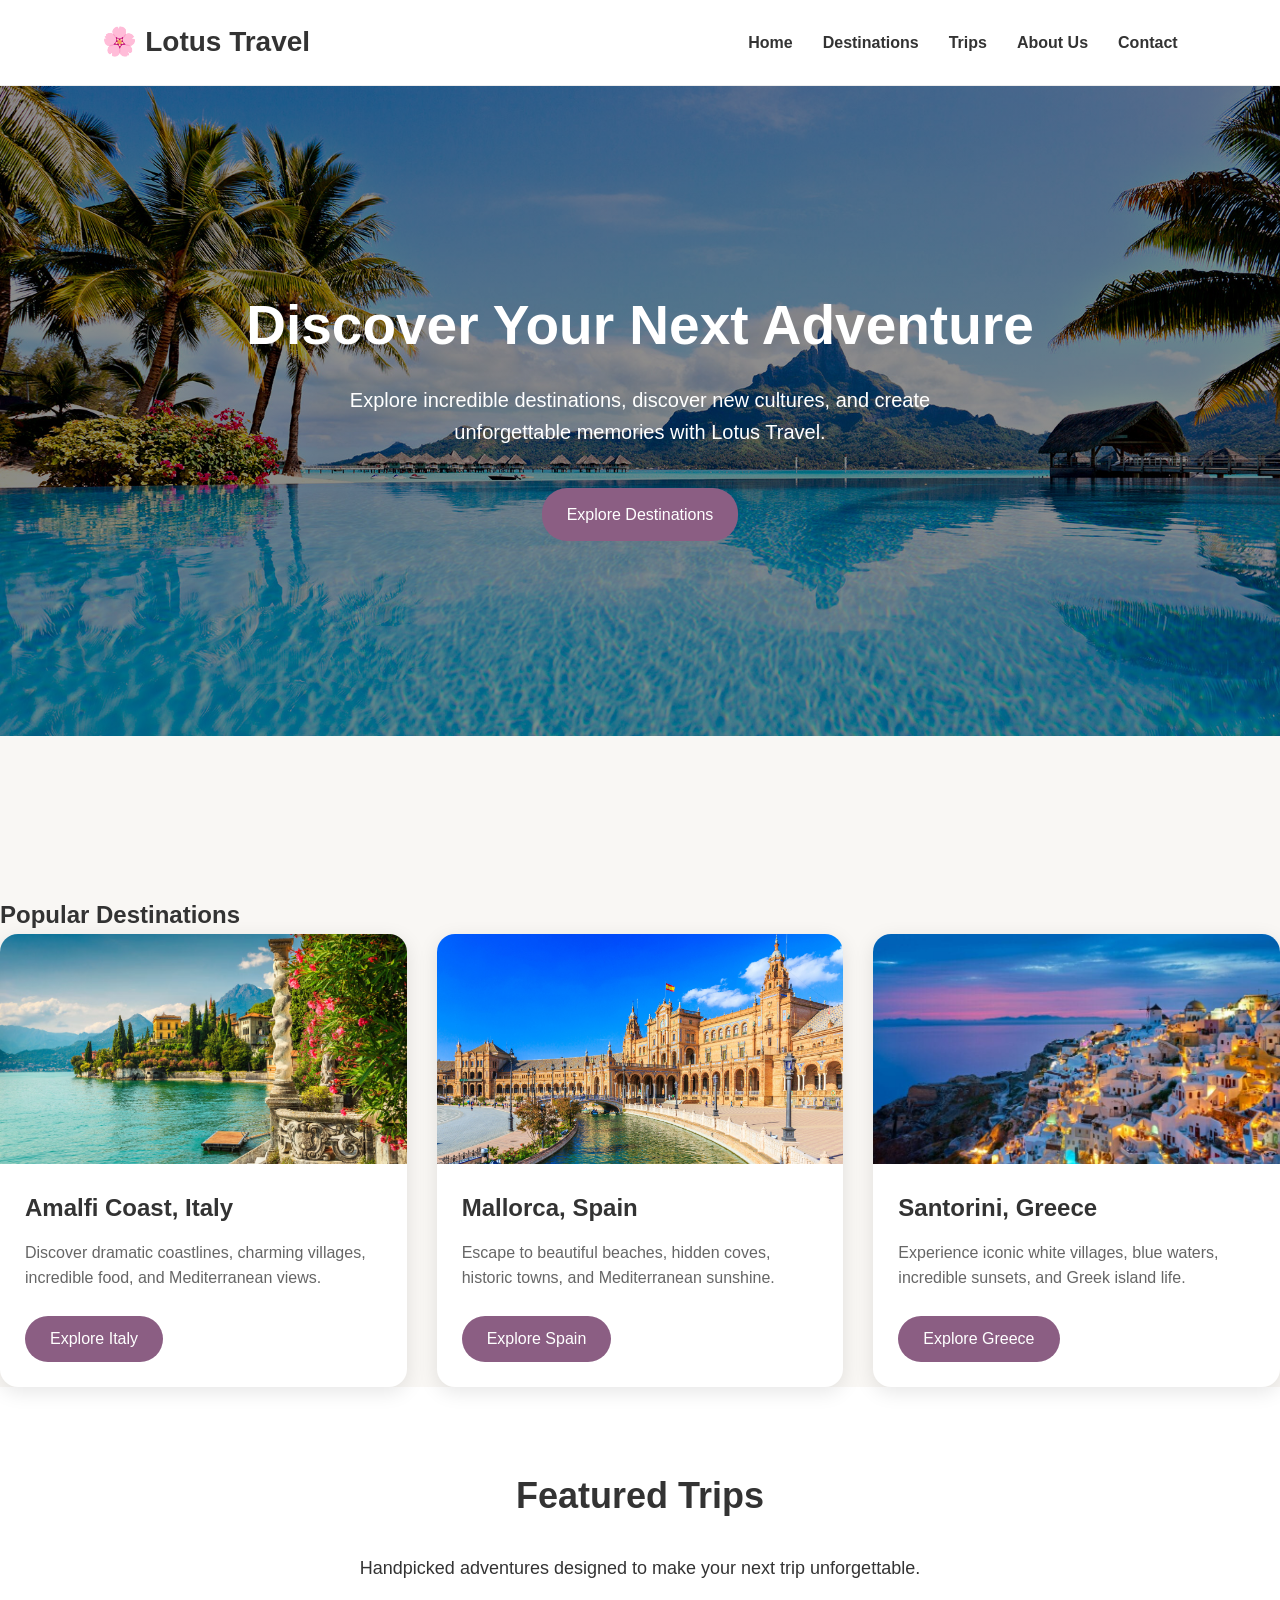
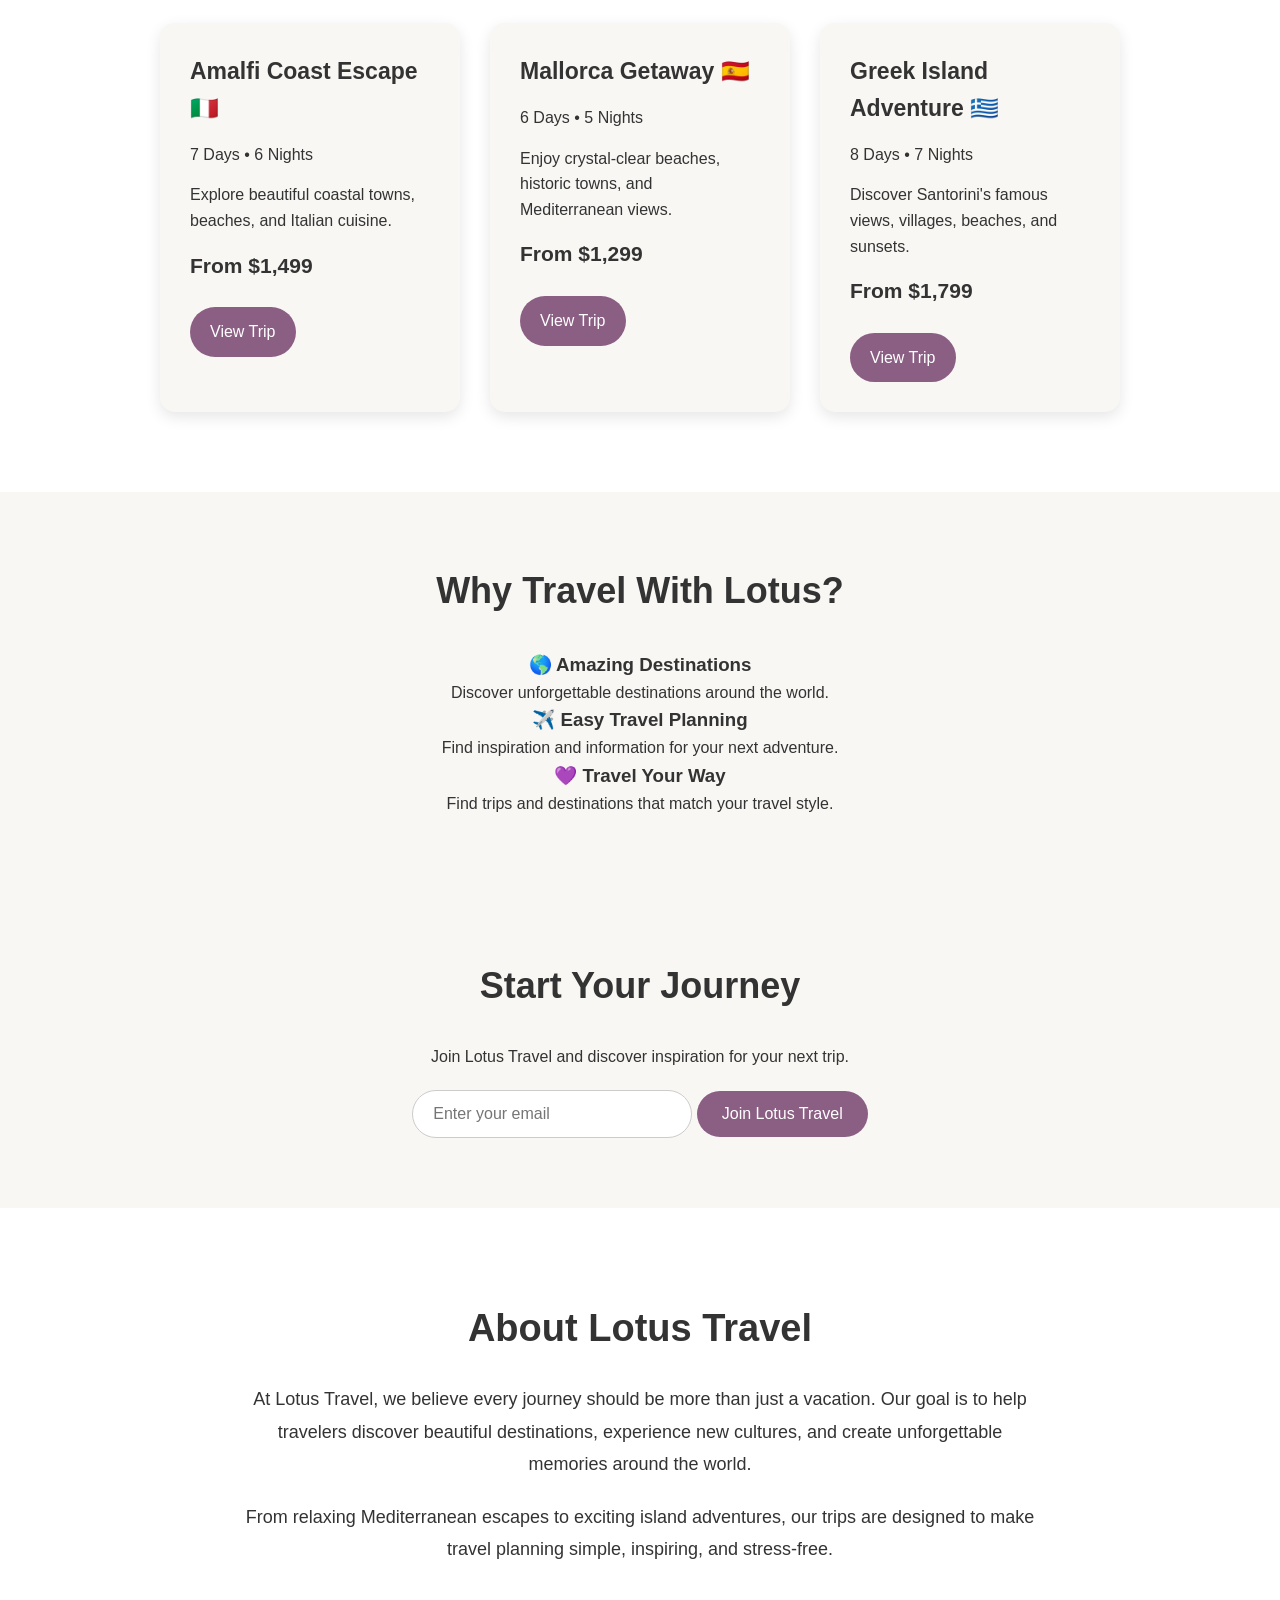
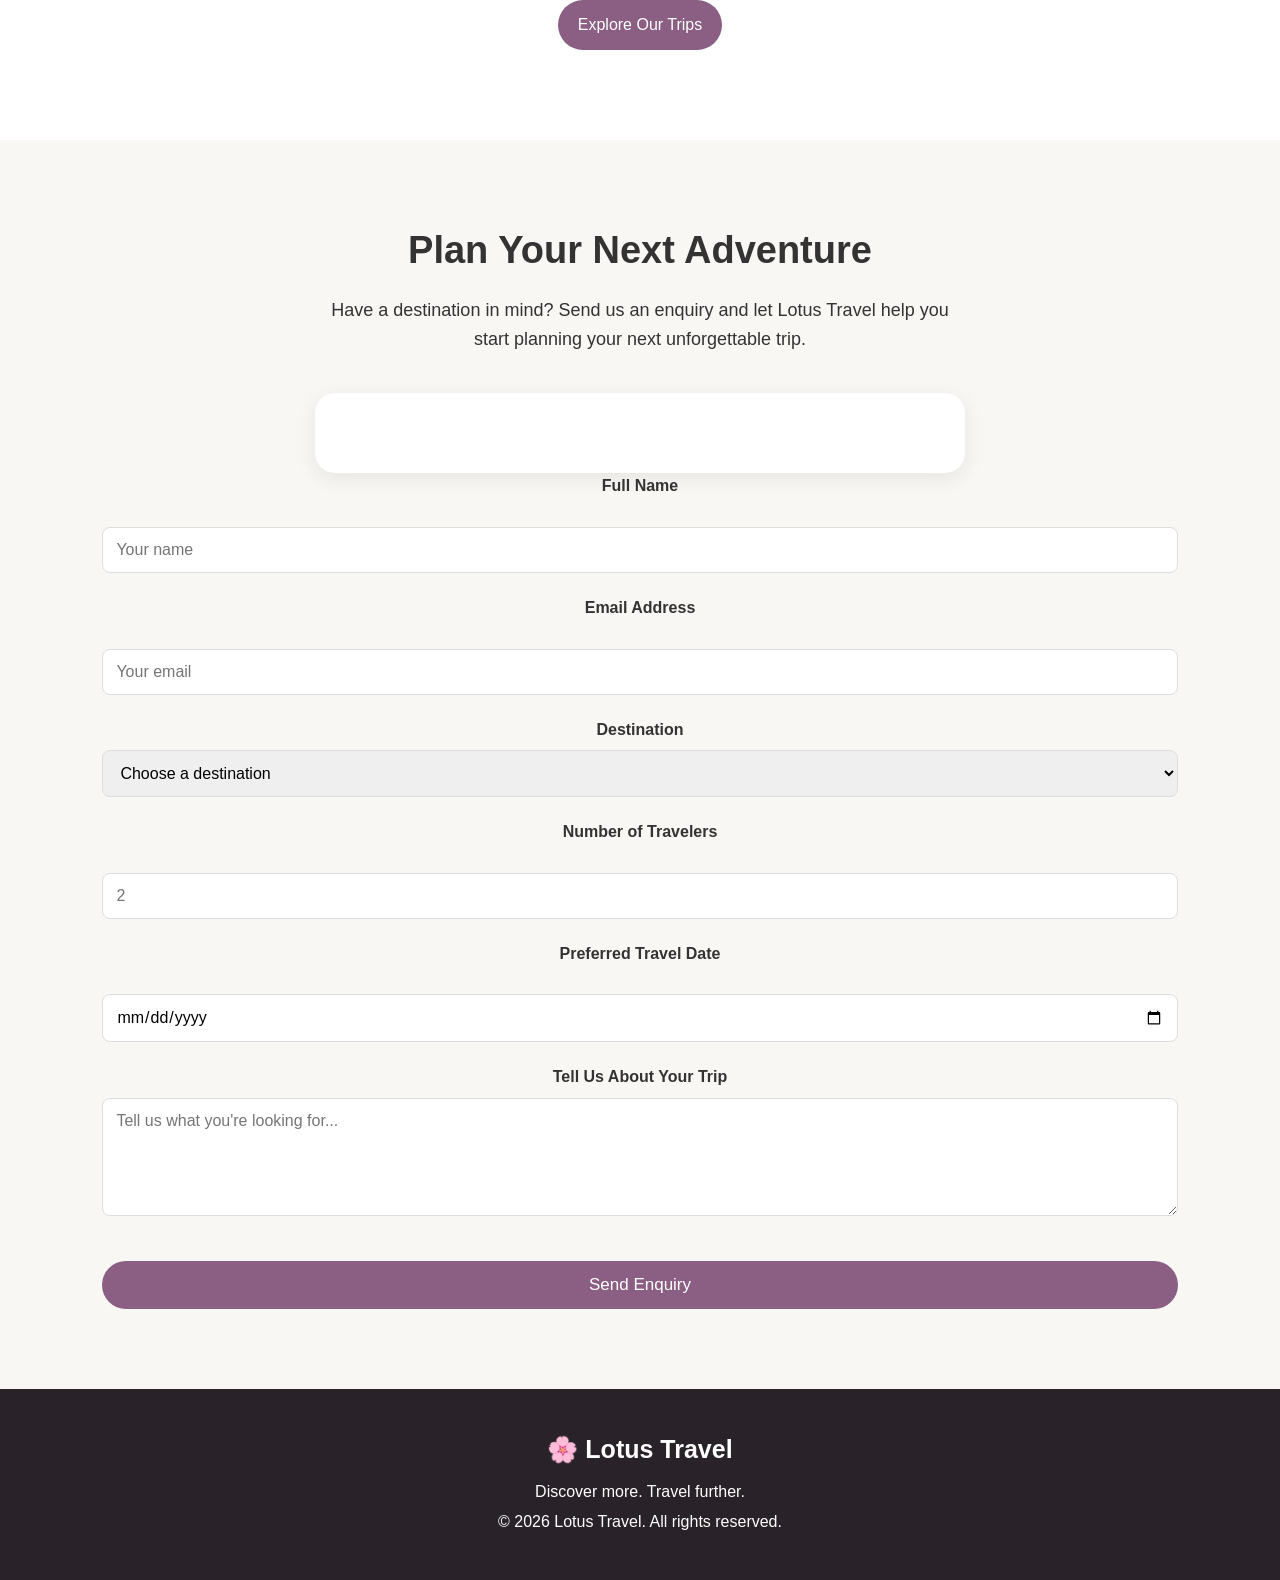
<file: index.html>
<!DOCTYPE html>
<html lang="en">

<head>
    <meta charset="UTF-8">
    <meta name="viewport" content="width=device-width, initial-scale=1.0">

    <title>Lotus Travel | Discover The World</title>
</head>
<link rel="stylesheet" href="style.css">

<body>

    <!-- Navigation -->
    <header>

        <h1>🌸 Lotus Travel</h1>

       <nav>
    <a href="#home">Home</a>
    <a href="#destinations">Destinations</a>
    <a href="#trips">Trips</a>
    <a href="#about">About Us</a>
    <a href="#contact">Contact</a>
</nav>

    </header>


    <!-- Main Section -->
    <main>

        <!-- Welcome Section -->
        

    <section id="home">

    <h2>Discover Your Next Adventure</h2>

    <p>
        Explore incredible destinations, discover new cultures,
        and create unforgettable memories with Lotus Travel.
    </p>

    <a href="#destinations" class="hero-button">Explore Destinations</a>

</section>


        

            <!-- Popular Destinations -->
<section class="destinations" id="destinations"></section>

    <h2>Popular Destinations</h2>

    <div class="destination-container">

        <!-- Italy -->
        <div class="destination-card">
            <img src="images/italy.jpg" alt="Amalfi Coast, Italy">

            <div class="destination-info">
                <h3>Amalfi Coast, Italy</h3>
                <p>
                    Discover dramatic coastlines, charming villages,
                    incredible food, and Mediterranean views.
                </p>
                <button>Explore Italy</button>
            </div>
        </div>


        <!-- Spain -->
        <div class="destination-card">
            <img src="images/spain.jpg" alt="Mallorca, Spain">

            <div class="destination-info">
                <h3>Mallorca, Spain</h3>
                <p>
                    Escape to beautiful beaches, hidden coves,
                    historic towns, and Mediterranean sunshine.
                </p>
                <button>Explore Spain</button>
            </div>
        </div>


        <!-- Greece -->
        <div class="destination-card">
            <img src="images/greece.jpg" alt="Santorini, Greece">

            <div class="destination-info">
                <h3>Santorini, Greece</h3>
                <p>
                    Experience iconic white villages, blue waters,
                    incredible sunsets, and Greek island life.
                </p>
                <button>Explore Greece</button>
            </div>
        </div>

    </div>

</section>
<!-- Featured Trips Section -->
<section class="trips" id="trips">

    <h2>Featured Trips</h2>

    <p class="trips-intro">
        Handpicked adventures designed to make your next trip unforgettable.
    </p>

    <div class="trip-container">

        <div class="trip-card">
            <h3>Amalfi Coast Escape 🇮🇹</h3>
            <p>7 Days • 6 Nights</p>
            <p>Explore beautiful coastal towns, beaches, and Italian cuisine.</p>
            <h4>From $1,499</h4>
            <a href="italy-trip.html" class="trip-button">View Trip</a>
        </div>

        <div class="trip-card">
            <h3>Mallorca Getaway 🇪🇸</h3>
            <p>6 Days • 5 Nights</p>
            <p>Enjoy crystal-clear beaches, historic towns, and Mediterranean views.</p>
            <h4>From $1,299</h4>
            <a href="spain-trip.html" class="trip-button">View Trip</a>
        </div>

        <div class="trip-card">
            <h3>Greek Island Adventure 🇬🇷</h3>
            <p>8 Days • 7 Nights</p>
            <p>Discover Santorini's famous views, villages, beaches, and sunsets.</p>
            <h4>From $1,799</h4>
            <a href="greece-trip.html" class="trip-button">View Trip</a>
        </div>

    </div>

</section>

        <!-- Why Lotus Travel -->
        <section>

            <h2>Why Travel With Lotus?</h2>

            <div>
                <h3>🌎 Amazing Destinations</h3>
                <p>Discover unforgettable destinations around the world.</p>
            </div>

            <div>
                <h3>✈️ Easy Travel Planning</h3>
                <p>Find inspiration and information for your next adventure.</p>
            </div>

            <div>
                <h3>💜 Travel Your Way</h3>
                <p>Find trips and destinations that match your travel style.</p>
            </div>

        </section>


        <!-- Newsletter -->
        <section>

            <h2>Start Your Journey</h2>

            <p>
                Join Lotus Travel and discover inspiration for your next trip.
            </p>

            <input type="email" placeholder="Enter your email">

            <button>Join Lotus Travel</button>

        </section>

    </main>
    <!-- About Us Section -->
<section class="about" id="about">

    <div class="about-content">

        <h2>About Lotus Travel</h2>

        <p>
            At Lotus Travel, we believe every journey should be more than
            just a vacation. Our goal is to help travelers discover beautiful
            destinations, experience new cultures, and create unforgettable
            memories around the world.
        </p>

        <p>
            From relaxing Mediterranean escapes to exciting island adventures,
            our trips are designed to make travel planning simple, inspiring,
            and stress-free.
        </p>

        <a href="#trips" class="trip-button">Explore Our Trips</a>

    </div>

</section>
<!-- Contact Section -->
<section class="contact" id="contact">

    <h2>Plan Your Next Adventure</h2>

    <p class="contact-intro">
        Have a destination in mind? Send us an enquiry and let Lotus Travel
        help you start planning your next unforgettable trip.
    </p>

    <form
    class="contact-form"
    action="https://formspree.io/f/mzebwkqn"
    method="POST"></form>

        <div class="form-group">
            <label for="name">Full Name</label>
            <input type="text" id="name" name="name" placeholder="Your name" required>
        </div>

        <div class="form-group">
            <label for="email">Email Address</label>
            <input type="email" id="email" name="email" placeholder="Your email" required>
        </div>

        <div class="form-group">
            <label for="destination">Destination</label>

            <select id="destination" name="destination" required>
                <option value="">Choose a destination</option>
                <option value="italy">Amalfi Coast, Italy</option>
                <option value="spain">Mallorca, Spain</option>
                <option value="greece">Santorini, Greece</option>
                <option value="other">Other Destination</option>
            </select>
        </div>

        <div class="form-group">
            <label for="travelers">Number of Travelers</label>
            <input type="number" id="travelers" name="travelers" min="1" placeholder="2">
        </div>

        <div class="form-group">
            <label for="date">Preferred Travel Date</label>
            <input type="date" id="date" name="date">
        </div>

        <div class="form-group">
            <label for="message">Tell Us About Your Trip</label>

            <textarea
                id="message"
                name="message"
                rows="5"
                placeholder="Tell us what you're looking for..."
            ></textarea>
        </div>

        <button type="submit" class="contact-button">
            Send Enquiry
        </button>

    </form>

</section>

    <!-- Footer -->
    <footer>

        <h3>🌸 Lotus Travel</h3>

        <p>Discover more. Travel further.</p>

        <p>© 2026 Lotus Travel. All rights reserved.</p>

    </footer>

</body>

</html>
</file>
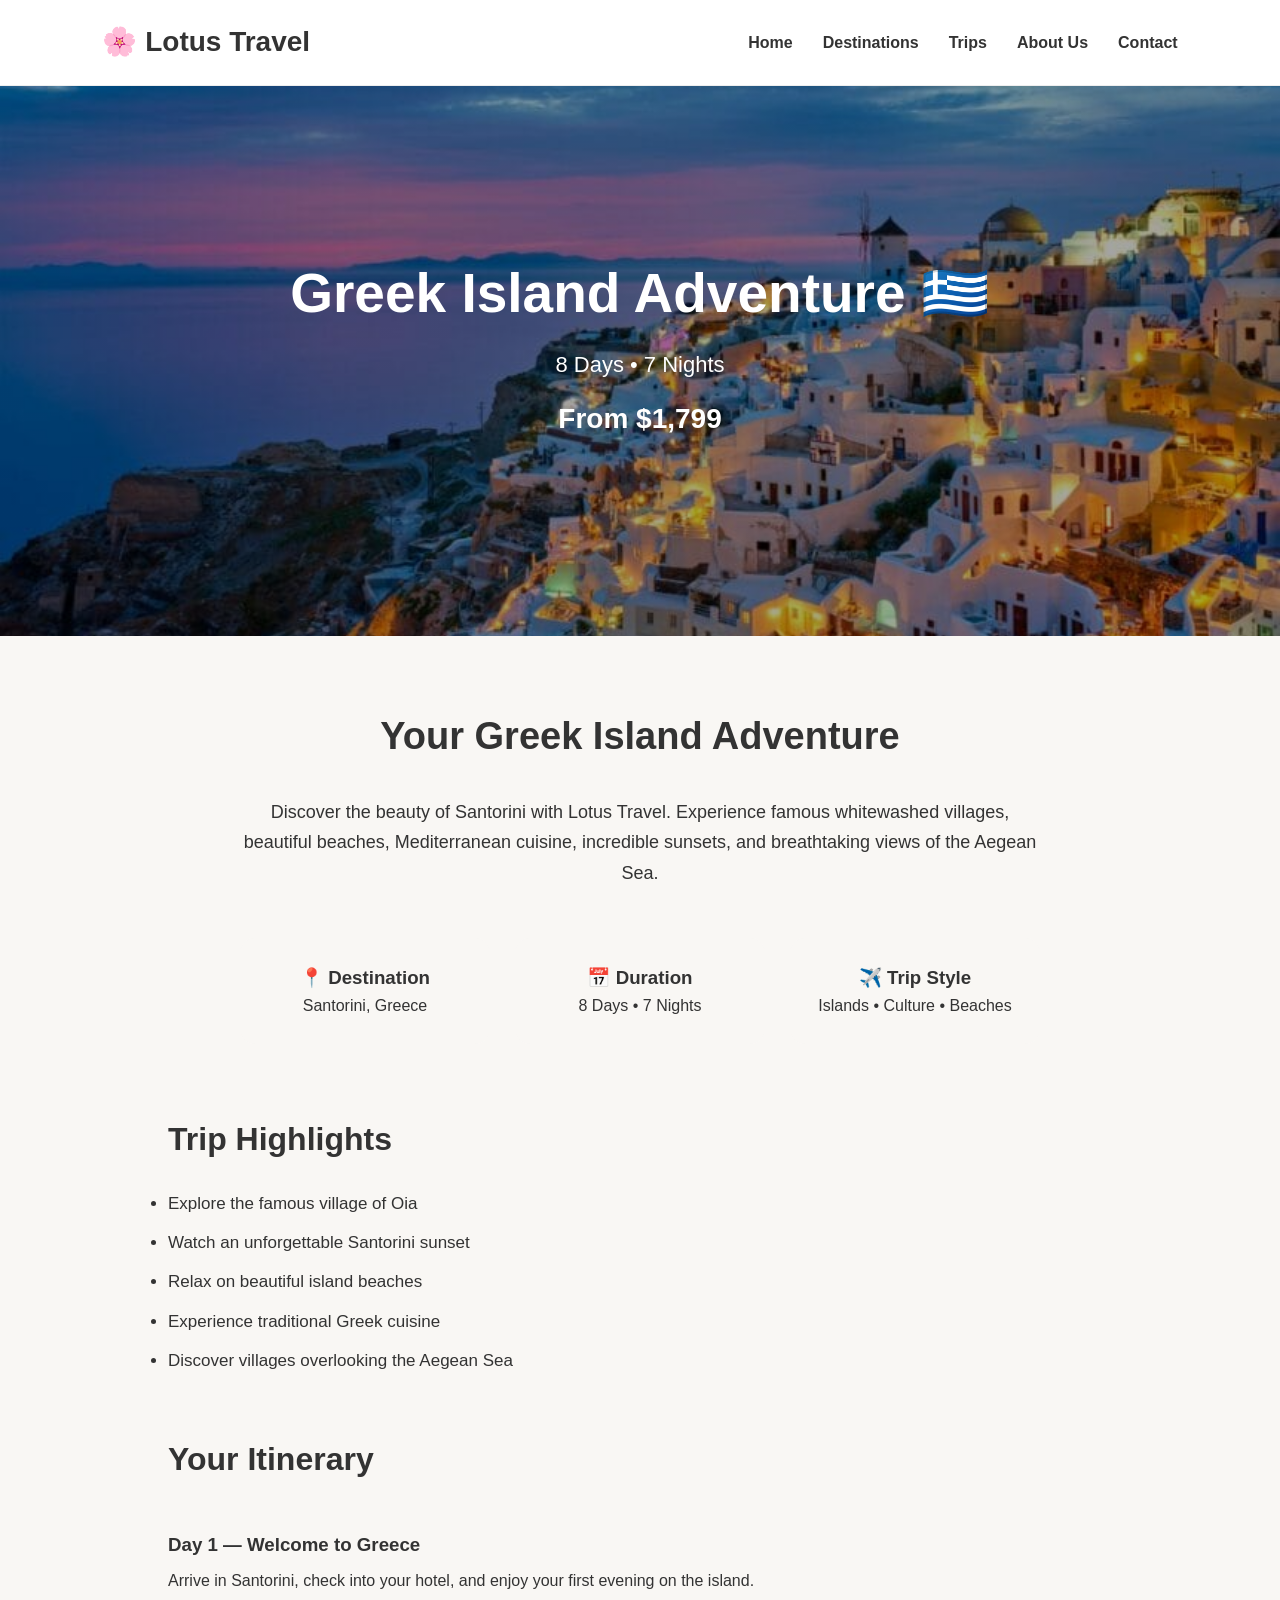
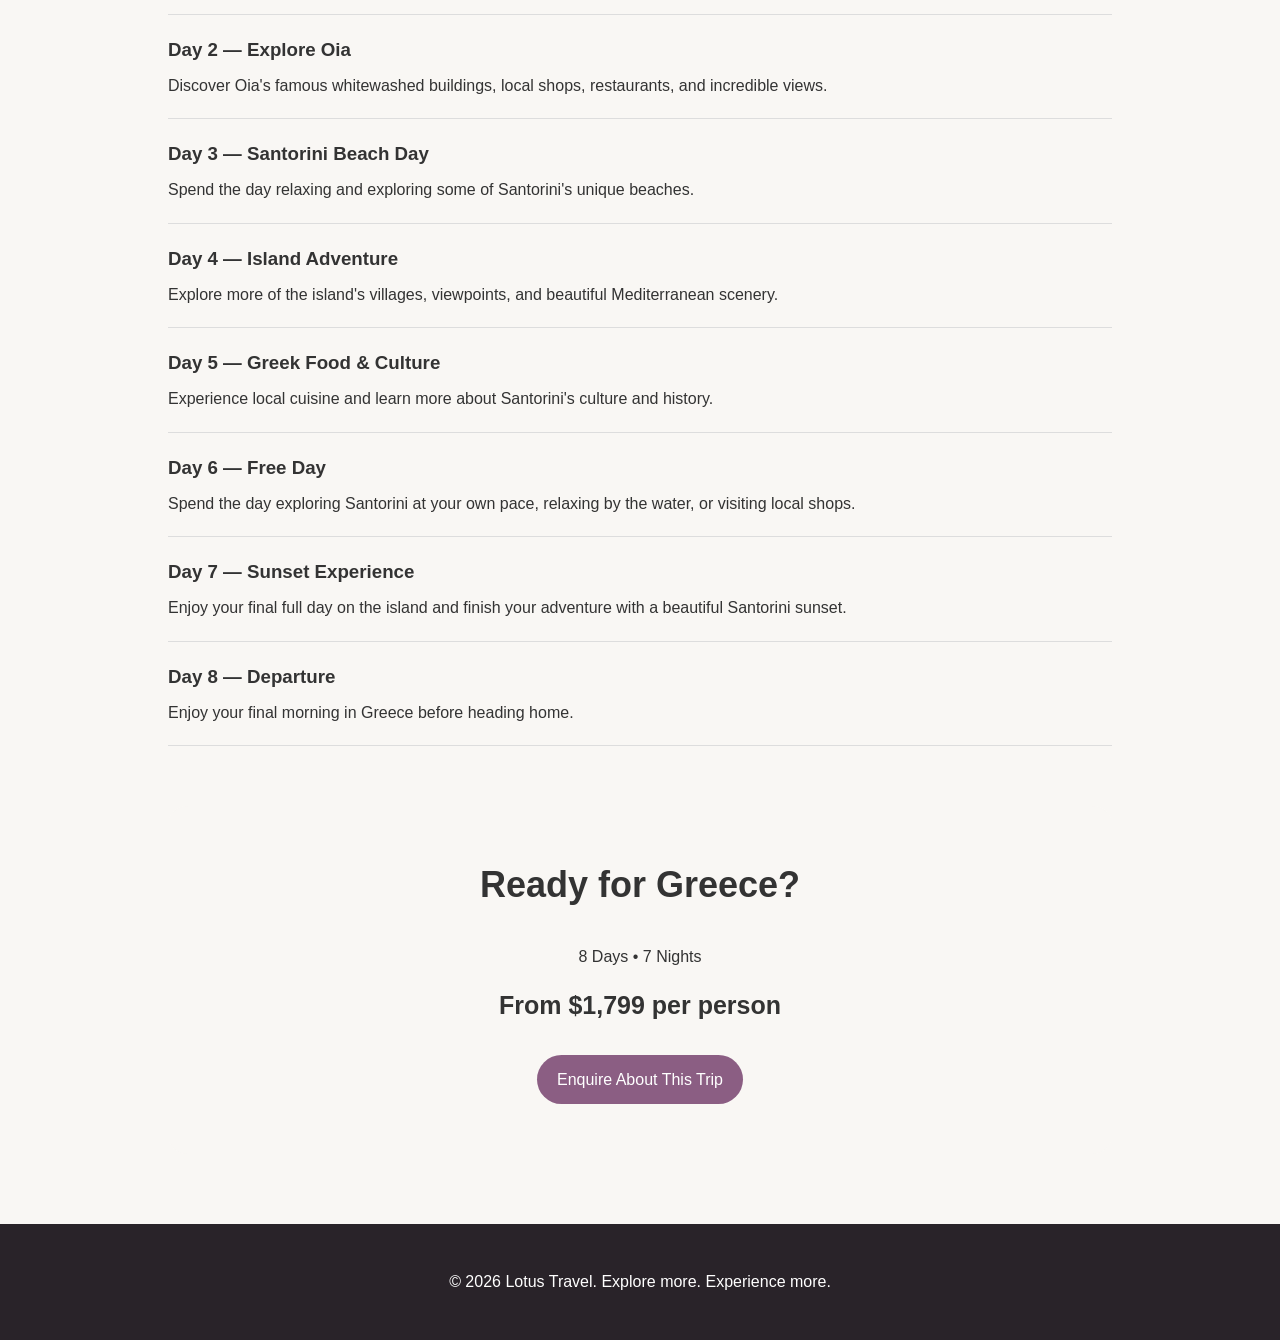
<file: greece-trip.html>
<!DOCTYPE html>
<html lang="en">

<head>
    <meta charset="UTF-8">
    <meta name="viewport" content="width=device-width, initial-scale=1.0">

    <title>Greek Island Adventure | Lotus Travel</title>

    <link rel="stylesheet" href="style.css">
</head>

<body>

    <!-- Navigation -->
    <header>
        <h1>🌸 Lotus Travel</h1>

        <nav>
            <a href="index.html">Home</a>
            <a href="index.html#destinations">Destinations</a>
            <a href="index.html#trips">Trips</a>
            <a href="index.html#about">About Us</a>
            <a href="index.html#contact">Contact</a>
        </nav>
    </header>


    <!-- Greece Hero Section -->
    <section class="trip-hero greece-hero">

        <div class="trip-hero-content">
            <h1>Greek Island Adventure 🇬🇷</h1>
            <p>8 Days • 7 Nights</p>
            <h2>From $1,799</h2>
        </div>

    </section>


    <!-- Trip Details -->
    <section class="trip-details">

        <h2>Your Greek Island Adventure</h2>

        <p class="trip-description">
            Discover the beauty of Santorini with Lotus Travel.
            Experience famous whitewashed villages, beautiful beaches,
            Mediterranean cuisine, incredible sunsets, and breathtaking
            views of the Aegean Sea.
        </p>


        <div class="trip-info-container">

            <div class="trip-info-box">
                <h3>📍 Destination</h3>
                <p>Santorini, Greece</p>
            </div>

            <div class="trip-info-box">
                <h3>📅 Duration</h3>
                <p>8 Days • 7 Nights</p>
            </div>

            <div class="trip-info-box">
                <h3>✈️ Trip Style</h3>
                <p>Islands • Culture • Beaches</p>
            </div>

        </div>


        <!-- Highlights -->
        <div class="trip-section">

            <h2>Trip Highlights</h2>

            <ul>
                <li>Explore the famous village of Oia</li>
                <li>Watch an unforgettable Santorini sunset</li>
                <li>Relax on beautiful island beaches</li>
                <li>Experience traditional Greek cuisine</li>
                <li>Discover villages overlooking the Aegean Sea</li>
            </ul>

        </div>


        <!-- Itinerary -->
        <div class="trip-section">

            <h2>Your Itinerary</h2>

            <div class="itinerary-day">
                <h3>Day 1 — Welcome to Greece</h3>
                <p>
                    Arrive in Santorini, check into your hotel, and enjoy
                    your first evening on the island.
                </p>
            </div>

            <div class="itinerary-day">
                <h3>Day 2 — Explore Oia</h3>
                <p>
                    Discover Oia's famous whitewashed buildings,
                    local shops, restaurants, and incredible views.
                </p>
            </div>

            <div class="itinerary-day">
                <h3>Day 3 — Santorini Beach Day</h3>
                <p>
                    Spend the day relaxing and exploring some of
                    Santorini's unique beaches.
                </p>
            </div>

            <div class="itinerary-day">
                <h3>Day 4 — Island Adventure</h3>
                <p>
                    Explore more of the island's villages, viewpoints,
                    and beautiful Mediterranean scenery.
                </p>
            </div>

            <div class="itinerary-day">
                <h3>Day 5 — Greek Food & Culture</h3>
                <p>
                    Experience local cuisine and learn more about
                    Santorini's culture and history.
                </p>
            </div>

            <div class="itinerary-day">
                <h3>Day 6 — Free Day</h3>
                <p>
                    Spend the day exploring Santorini at your own pace,
                    relaxing by the water, or visiting local shops.
                </p>
            </div>

            <div class="itinerary-day">
                <h3>Day 7 — Sunset Experience</h3>
                <p>
                    Enjoy your final full day on the island and finish
                    your adventure with a beautiful Santorini sunset.
                </p>
            </div>

            <div class="itinerary-day">
                <h3>Day 8 — Departure</h3>
                <p>
                    Enjoy your final morning in Greece before heading home.
                </p>
            </div>

        </div>


        <!-- Booking -->
        <div class="booking-box">

            <h2>Ready for Greece?</h2>

            <p>8 Days • 7 Nights</p>

            <h3>From $1,799 per person</h3>

            <a href="index.html#contact" class="trip-button">
                Enquire About This Trip
            </a>

        </div>

    </section>


    <footer>
        <p>© 2026 Lotus Travel. Explore more. Experience more.</p>
    </footer>

</body>

</html>
</file>
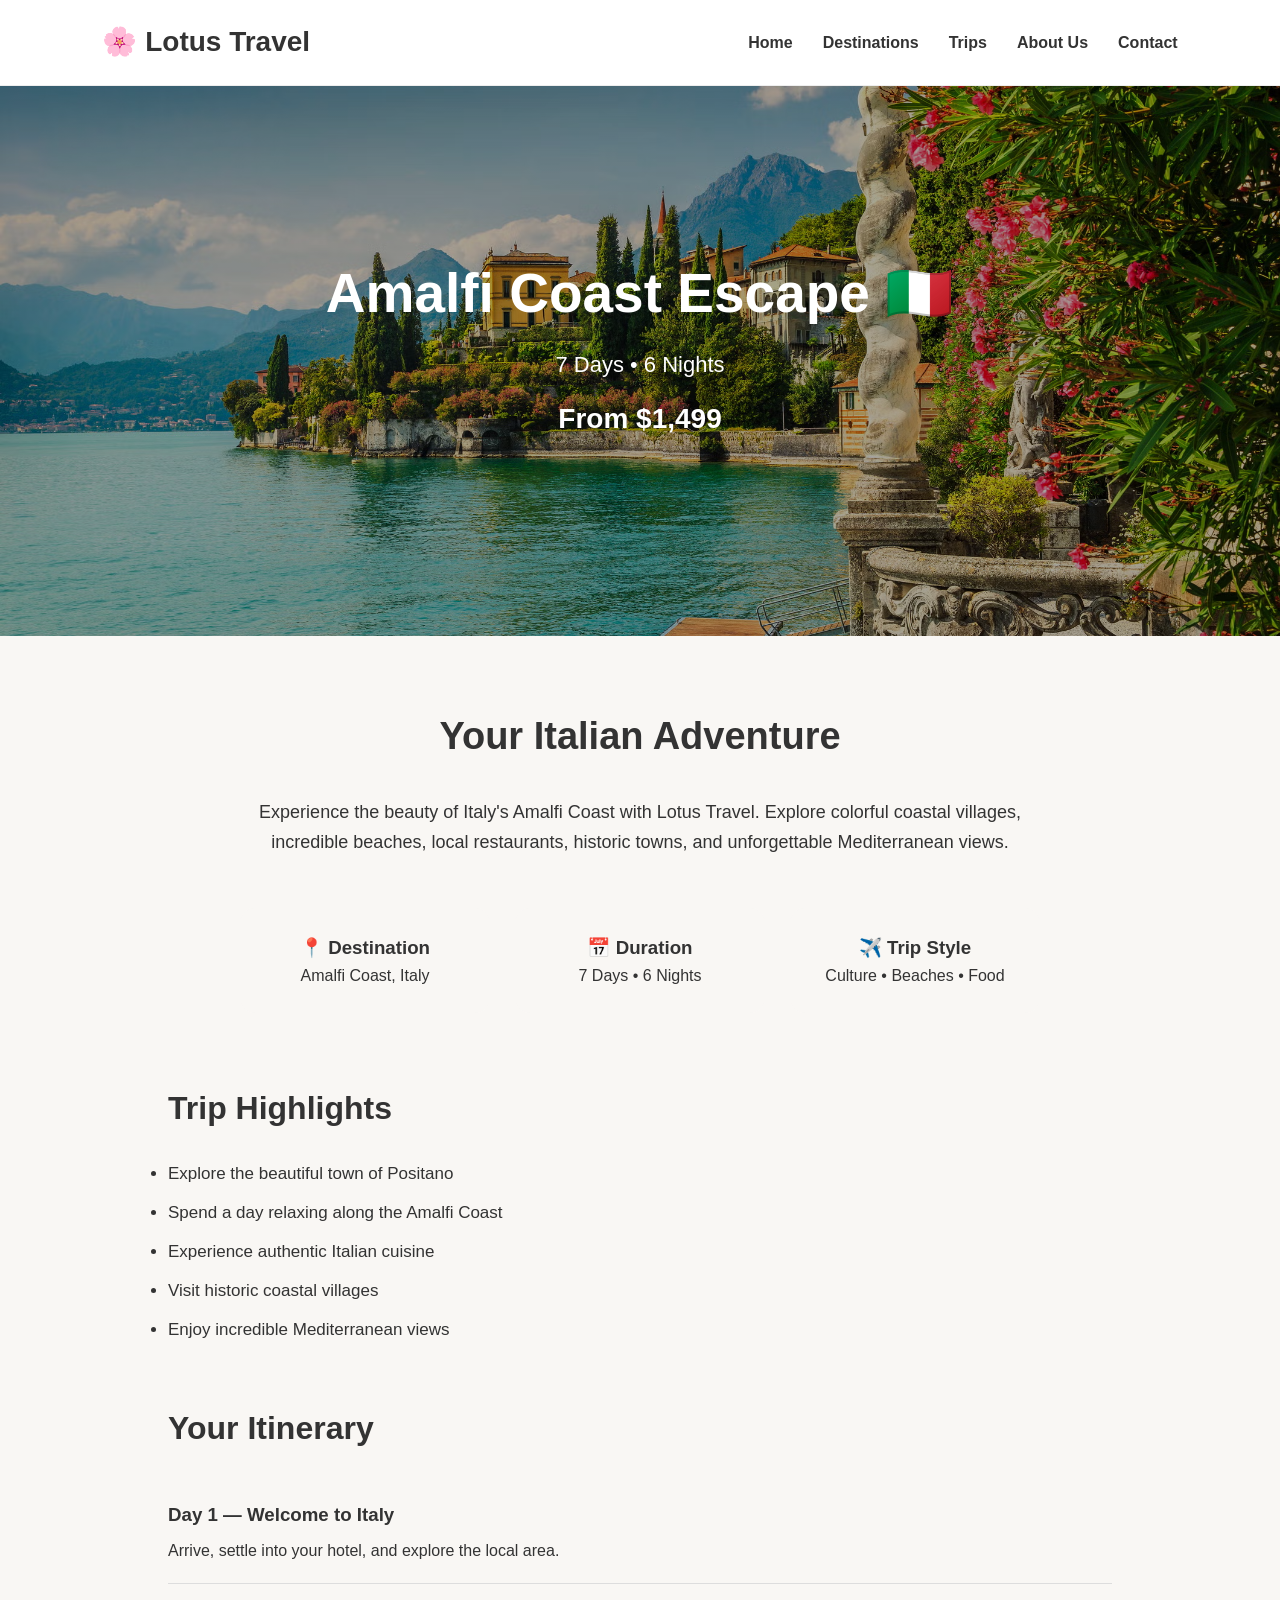
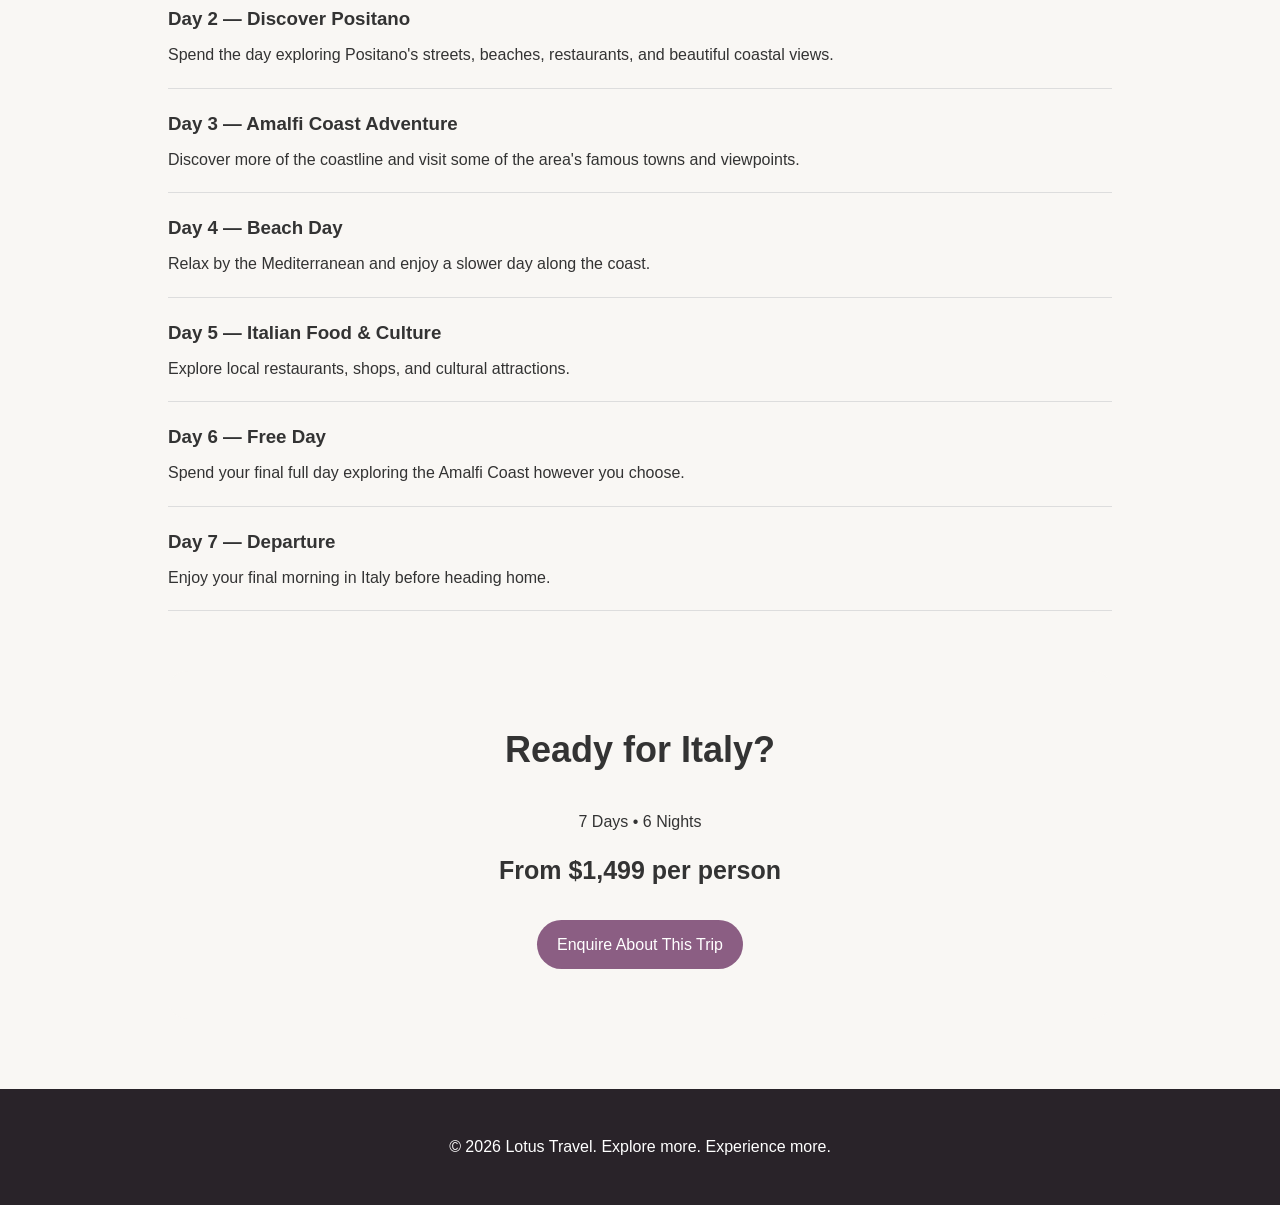
<file: italy-trip.html>
<!DOCTYPE html>
<html lang="en">

<head>
    <meta charset="UTF-8">
    <meta name="viewport" content="width=device-width, initial-scale=1.0">

    <title>Amalfi Coast Escape | Lotus Travel</title>

    <!-- Use the same CSS as the homepage -->
    <link rel="stylesheet" href="style.css">
</head>

<body>

    <!-- Navigation -->
    <header>
        <h1>🌸 Lotus Travel</h1>

        <nav>
            <a href="index.html">Home</a>
            <a href="index.html#destinations">Destinations</a>
            <a href="index.html#trips">Trips</a>
            <a href="index.html#about">About Us</a>
            <a href="index.html#contact">Contact</a>
        </nav>
    </header>


    <!-- Italy Hero Section -->
    <section class="trip-hero italy-hero">
        <div class="trip-hero-content">
            <h1>Amalfi Coast Escape 🇮🇹</h1>
            <p>7 Days • 6 Nights</p>
            <h2>From $1,499</h2>
        </div>
    </section>


    <!-- Trip Overview -->
    <section class="trip-details">

        <h2>Your Italian Adventure</h2>

        <p class="trip-description">
            Experience the beauty of Italy's Amalfi Coast with Lotus Travel.
            Explore colorful coastal villages, incredible beaches, local
            restaurants, historic towns, and unforgettable Mediterranean views.
        </p>


        <div class="trip-info-container">

            <div class="trip-info-box">
                <h3>📍 Destination</h3>
                <p>Amalfi Coast, Italy</p>
            </div>

            <div class="trip-info-box">
                <h3>📅 Duration</h3>
                <p>7 Days • 6 Nights</p>
            </div>

            <div class="trip-info-box">
                <h3>✈️ Trip Style</h3>
                <p>Culture • Beaches • Food</p>
            </div>

        </div>


        <!-- Highlights -->

        <div class="trip-section">

            <h2>Trip Highlights</h2>

            <ul>
                <li>Explore the beautiful town of Positano</li>
                <li>Spend a day relaxing along the Amalfi Coast</li>
                <li>Experience authentic Italian cuisine</li>
                <li>Visit historic coastal villages</li>
                <li>Enjoy incredible Mediterranean views</li>
            </ul>

        </div>


        <!-- Itinerary -->

        <div class="trip-section">

            <h2>Your Itinerary</h2>

            <div class="itinerary-day">
                <h3>Day 1 — Welcome to Italy</h3>
                <p>Arrive, settle into your hotel, and explore the local area.</p>
            </div>

            <div class="itinerary-day">
                <h3>Day 2 — Discover Positano</h3>
                <p>
                    Spend the day exploring Positano's streets, beaches,
                    restaurants, and beautiful coastal views.
                </p>
            </div>

            <div class="itinerary-day">
                <h3>Day 3 — Amalfi Coast Adventure</h3>
                <p>
                    Discover more of the coastline and visit some of the area's
                    famous towns and viewpoints.
                </p>
            </div>

            <div class="itinerary-day">
                <h3>Day 4 — Beach Day</h3>
                <p>
                    Relax by the Mediterranean and enjoy a slower day along
                    the coast.
                </p>
            </div>

            <div class="itinerary-day">
                <h3>Day 5 — Italian Food & Culture</h3>
                <p>
                    Explore local restaurants, shops, and cultural attractions.
                </p>
            </div>

            <div class="itinerary-day">
                <h3>Day 6 — Free Day</h3>
                <p>
                    Spend your final full day exploring the Amalfi Coast
                    however you choose.
                </p>
            </div>

            <div class="itinerary-day">
                <h3>Day 7 — Departure</h3>
                <p>Enjoy your final morning in Italy before heading home.</p>
            </div>

        </div>


        <!-- Price -->

        <div class="booking-box">

            <h2>Ready for Italy?</h2>

            <p>7 Days • 6 Nights</p>

            <h3>From $1,499 per person</h3>

            <a href="index.html#contact" class="trip-button">
                Enquire About This Trip
            </a>

        </div>

    </section>


    <footer>
        <p>© 2026 Lotus Travel. Explore more. Experience more.</p>
    </footer>

</body>

</html>
</file>
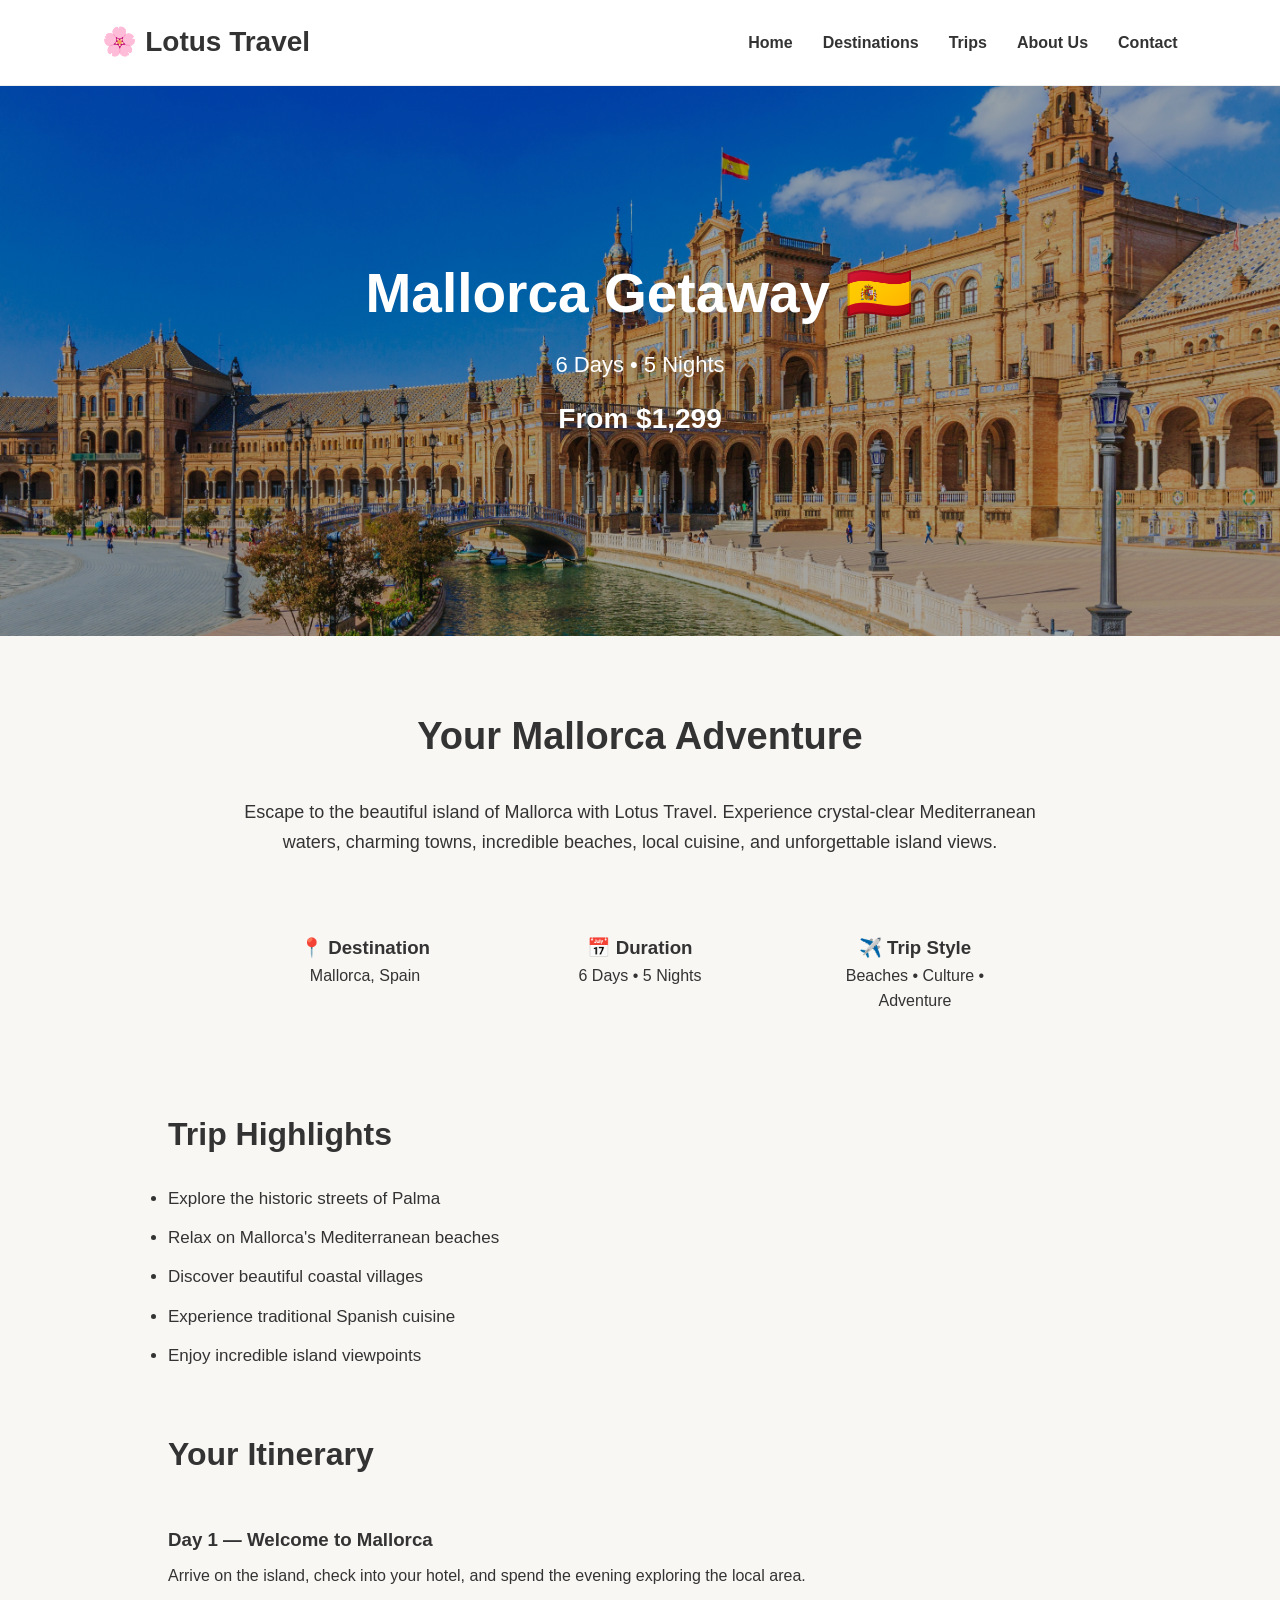
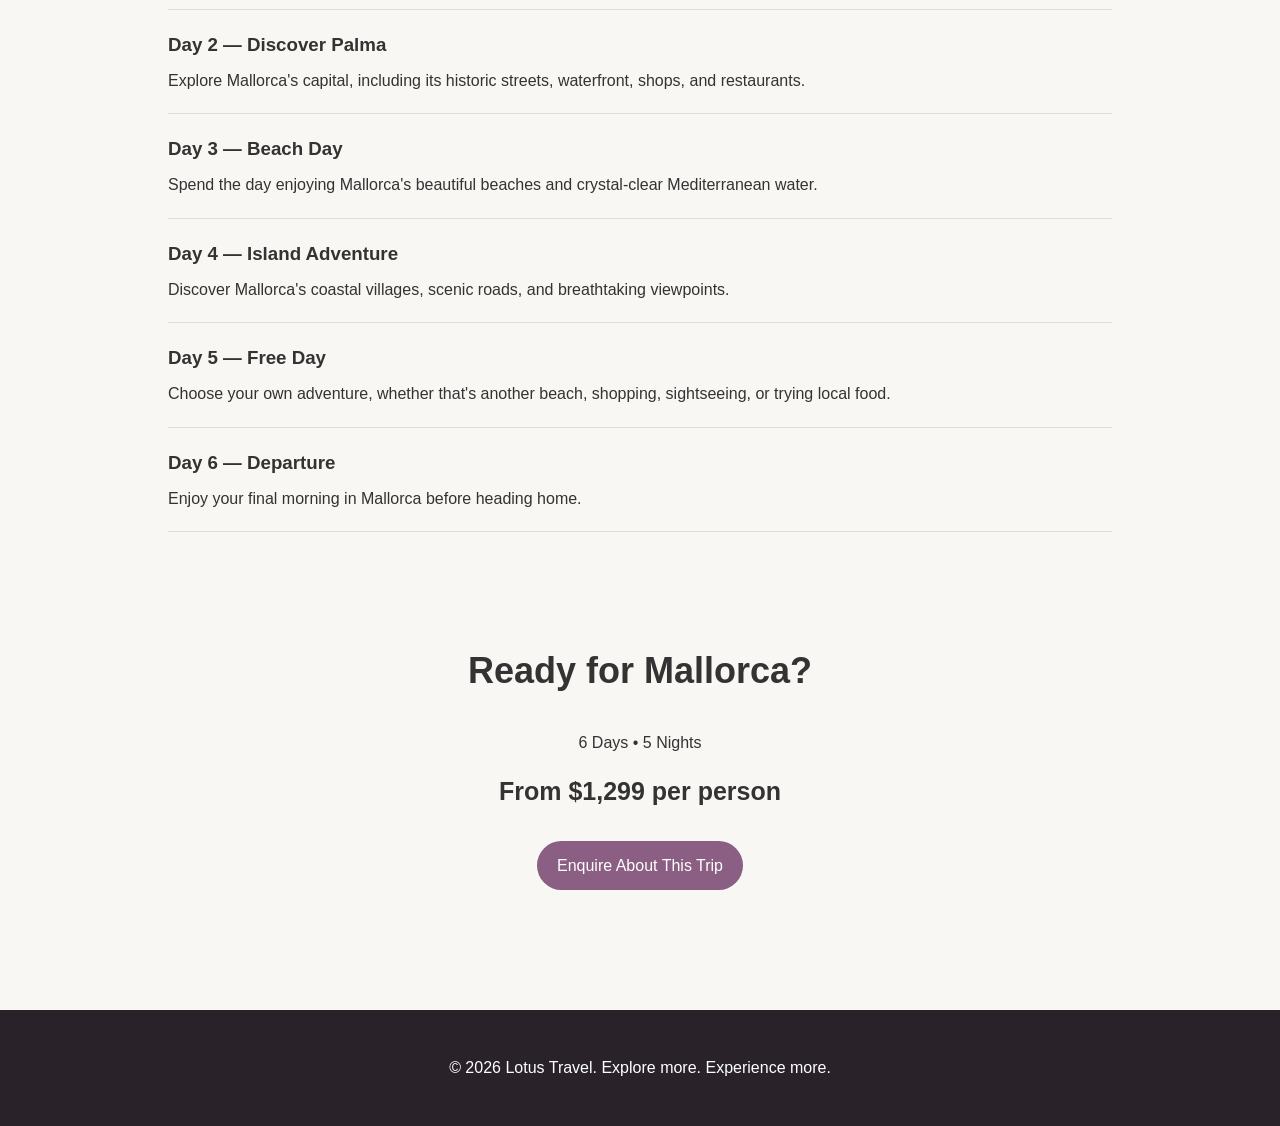
<file: spain-trip.html>
<!DOCTYPE html>
<html lang="en">

<head>
    <meta charset="UTF-8">
    <meta name="viewport" content="width=device-width, initial-scale=1.0">

    <title>Mallorca Getaway | Lotus Travel</title>

    <link rel="stylesheet" href="style.css">
</head>

<body>

    <!-- Navigation -->
    <header>
        <h1>🌸 Lotus Travel</h1>

        <nav>
            <a href="index.html">Home</a>
            <a href="index.html#destinations">Destinations</a>
            <a href="index.html#trips">Trips</a>
            <a href="index.html#about">About Us</a>
            <a href="index.html#contact">Contact</a>
        </nav>
    </header>


    <!-- Spain Hero Section -->
    <section class="trip-hero spain-hero">

        <div class="trip-hero-content">
            <h1>Mallorca Getaway 🇪🇸</h1>
            <p>6 Days • 5 Nights</p>
            <h2>From $1,299</h2>
        </div>

    </section>


    <!-- Trip Details -->
    <section class="trip-details">

        <h2>Your Mallorca Adventure</h2>

        <p class="trip-description">
            Escape to the beautiful island of Mallorca with Lotus Travel.
            Experience crystal-clear Mediterranean waters, charming towns,
            incredible beaches, local cuisine, and unforgettable island views.
        </p>


        <div class="trip-info-container">

            <div class="trip-info-box">
                <h3>📍 Destination</h3>
                <p>Mallorca, Spain</p>
            </div>

            <div class="trip-info-box">
                <h3>📅 Duration</h3>
                <p>6 Days • 5 Nights</p>
            </div>

            <div class="trip-info-box">
                <h3>✈️ Trip Style</h3>
                <p>Beaches • Culture • Adventure</p>
            </div>

        </div>


        <!-- Highlights -->
        <div class="trip-section">

            <h2>Trip Highlights</h2>

            <ul>
                <li>Explore the historic streets of Palma</li>
                <li>Relax on Mallorca's Mediterranean beaches</li>
                <li>Discover beautiful coastal villages</li>
                <li>Experience traditional Spanish cuisine</li>
                <li>Enjoy incredible island viewpoints</li>
            </ul>

        </div>


        <!-- Itinerary -->
        <div class="trip-section">

            <h2>Your Itinerary</h2>

            <div class="itinerary-day">
                <h3>Day 1 — Welcome to Mallorca</h3>
                <p>
                    Arrive on the island, check into your hotel, and spend
                    the evening exploring the local area.
                </p>
            </div>

            <div class="itinerary-day">
                <h3>Day 2 — Discover Palma</h3>
                <p>
                    Explore Mallorca's capital, including its historic streets,
                    waterfront, shops, and restaurants.
                </p>
            </div>

            <div class="itinerary-day">
                <h3>Day 3 — Beach Day</h3>
                <p>
                    Spend the day enjoying Mallorca's beautiful beaches
                    and crystal-clear Mediterranean water.
                </p>
            </div>

            <div class="itinerary-day">
                <h3>Day 4 — Island Adventure</h3>
                <p>
                    Discover Mallorca's coastal villages, scenic roads,
                    and breathtaking viewpoints.
                </p>
            </div>

            <div class="itinerary-day">
                <h3>Day 5 — Free Day</h3>
                <p>
                    Choose your own adventure, whether that's another beach,
                    shopping, sightseeing, or trying local food.
                </p>
            </div>

            <div class="itinerary-day">
                <h3>Day 6 — Departure</h3>
                <p>
                    Enjoy your final morning in Mallorca before heading home.
                </p>
            </div>

        </div>


        <!-- Booking -->
        <div class="booking-box">

            <h2>Ready for Mallorca?</h2>

            <p>6 Days • 5 Nights</p>

            <h3>From $1,299 per person</h3>

            <a href="index.html#contact" class="trip-button">
                Enquire About This Trip
            </a>

        </div>

    </section>


    <footer>
        <p>© 2026 Lotus Travel. Explore more. Experience more.</p>
    </footer>

</body>

</html>
</file>
<file: style.css>
/* Removes the browser's default spacing */
* {
    margin: 0;
    padding: 0;
    box-sizing: border-box;
}
html {
    scroll-behavior: smooth;
}
/* Main website */
body {
    font-family: Arial, sans-serif;
    background-color: #f9f7f4;
    color: #333;
    line-height: 1.6;
}

/* Navigation */
header {
    background-color: white;
    padding: 20px 8%;
    display: flex;
    justify-content: space-between;
    align-items: center;
    border-bottom: 1px solid #eeeeee;
}

header h1 {
    font-size: 28px;
}

nav {
    display: flex;
    gap: 30px;
}

nav a {
    text-decoration: none;
    color: #333;
    font-weight: bold;
}

nav a:hover {
    color: #8b5e83;
}

/* Main sections */
main section {
    padding: 70px 10%;
    text-align: center;
}

main section:first-child {
    min-height: 650px;

    background:
        linear-gradient(rgba(0, 0, 0, 0.45), rgba(0, 0, 0, 0.45)),
        url("images/hero.jpg");

    background-size: cover;
    background-position: center;
    background-repeat: no-repeat;

    display: flex;
    flex-direction: column;
    justify-content: center;
    align-items: center;

    color: white;
}

main section:first-child h2 {
    font-size: 55px;
    margin-bottom: 15px;
}

main section:first-child p {
    font-size: 20px;
    max-width: 650px;
    margin-bottom: 25px;
}

/* All buttons */
button {
    background-color: #8b5e83;
    color: white;
    border: none;
    padding: 14px 25px;
    border-radius: 25px;
    font-size: 16px;
    cursor: pointer;
    margin-top: 15px;
}

button:hover {
    background-color: #684461;
}
/* Explore Destinations button */
.hero-button {
    display: inline-block;
    background-color: #8b5e83;
    color: white;
    text-decoration: none;
    padding: 14px 25px;
    border-radius: 25px;
    font-size: 16px;
    margin-top: 15px;
    transition: 0.3s;
}

.hero-button:hover {
    background-color: #684461;
    transform: translateY(-2px);
}
/* Section headings */
section h2 {
    font-size: 36px;
    margin-bottom: 30px;
}

/* Destination cards */
/* Popular Destinations */

.destinations {
    padding: 80px 8%;
    background-color: #f9f7f4;
}

.destinations h2 {
    font-size: 40px;
    margin-bottom: 40px;
}


/* Holds all three cards */

.destination-container {
    display: flex;
    justify-content: center;
    gap: 30px;
}


/* Individual card */

.destination-card {
    background-color: white;
    width: 32%;
    border-radius: 18px;
    overflow: hidden;

    box-shadow: 0 5px 20px rgba(0, 0, 0, 0.10);

    transition: transform 0.3s ease;
}


/* Card moves slightly when mouse is over it */

.destination-card:hover {
    transform: translateY(-8px);
}


/* Destination image */

.destination-card img {
    width: 100%;
    height: 230px;
    object-fit: cover;
    display: block;
}


/* Text inside card */

.destination-info {
    padding: 25px;
}

.destination-info h3 {
    font-size: 24px;
    margin-bottom: 12px;
}

.destination-info p {
    color: #666;
    margin-bottom: 10px;
}


/* Phone layout */

@media (max-width: 800px) {

    .destination-container {
        flex-direction: column;
    }

    .destination-card {
        width: 100%;
    }
}

/* Why Lotus section */
main section:nth-child(3) {
    background-color: #ffffff;
}

main section:nth-child(3) div {
    display: inline-block;
    vertical-align: top;
    width: 30%;
    padding: 25px;
}

main section:nth-child(3) h3 {
    margin-bottom: 10px;
}

/* Newsletter */
main section:nth-child(4) {
    background-color: #eee7f0;
}

input {
    padding: 14px 20px;
    width: 280px;
    border: 1px solid #ccc;
    border-radius: 25px;
    font-size: 16px;
    margin-top: 20px;
}

/* Footer */
footer {
    background-color: #292329;
    color: white;
    text-align: center;
    padding: 40px 20px;
}

footer h3 {
    font-size: 25px;
    margin-bottom: 10px;
}

footer p {
    margin: 5px;
}

/* Makes the website work better on phones */
@media (max-width: 800px) {

    header {
        flex-direction: column;
        gap: 15px;
    }

    nav {
        gap: 15px;
        flex-wrap: wrap;
        justify-content: center;
    }

    main section:first-child h2 {
        font-size: 38px;
    }

    main section:nth-child(2) div,
    main section:nth-child(3) div {
        width: 100%;
        margin: 10px 0;
    }

    input {
        width: 100%;
    }
}
/* Featured Trips */

.trips {
    padding: 80px 8%;
    text-align: center;
    background-color: white;
}

.trips-intro {
    font-size: 18px;
    margin-bottom: 40px;
}

.trip-container {
    display: flex;
    justify-content: center;
    gap: 30px;
    flex-wrap: wrap;
}

.trip-card {
    background-color: #f9f7f4;
    width: 300px;
    padding: 30px;
    border-radius: 15px;
    box-shadow: 0 5px 15px rgba(0, 0, 0, 0.1);
    text-align: left;
}

.trip-card h3 {
    font-size: 23px;
    margin-bottom: 15px;
}

.trip-card p {
    line-height: 1.6;
    margin-bottom: 15px;
}

.trip-card h4 {
    font-size: 21px;
    margin-bottom: 25px;
}

.trip-button {
    display: inline-block;
    background-color: #8b5e83;
    color: white;
    padding: 12px 20px;
    border-radius: 25px;
    text-decoration: none;
}

.trip-button:hover {
    background-color: #684461;
}
/* =================================
   ITALY TRIP PAGE
================================= */

.trip-hero {
    height: 550px;
    display: flex;
    justify-content: center;
    align-items: center;
    text-align: center;
    color: white;
    background-size: cover;
    background-position: center;
    position: relative;
}

.italy-hero {
    background-image:
        linear-gradient(rgba(0, 0, 0, 0.35), rgba(0, 0, 0, 0.35)),
        url("images/italy.jpg");
}

.trip-hero-content h1 {
    font-size: 55px;
    margin-bottom: 10px;
}

.trip-hero-content p {
    font-size: 22px;
}

.trip-hero-content h2 {
    font-size: 28px;
    margin-top: 15px;
}

.trip-details {
    padding: 70px 10%;
    max-width: 1200px;
    margin: auto;
}

.trip-details > h2 {
    text-align: center;
    font-size: 38px;
}

.trip-description {
    max-width: 800px;
    margin: 20px auto 50px;
    text-align: center;
    font-size: 18px;
    line-height: 1.7;
}

.trip-info-container {
    display: flex;
    justify-content: center;
    gap: 25px;
    flex-wrap: wrap;
    margin-bottom: 70px;
}

.trip-info-box {
    background-color: #f9f7f4;
    padding: 25px;
    border-radius: 15px;
    width: 250px;
    text-align: center;
}

.trip-section {
    margin: 60px 0;
}

.trip-section h2 {
    font-size: 32px;
    margin-bottom: 25px;
}

.trip-section li {
    margin-bottom: 12px;
    font-size: 17px;
}

.itinerary-day {
    padding: 20px 0;
    border-bottom: 1px solid #ddd;
}

.itinerary-day h3 {
    margin-bottom: 8px;
}

.booking-box {
    background-color: #f9f7f4;
    text-align: center;
    padding: 50px;
    border-radius: 20px;
    margin-top: 60px;
}

.booking-box h3 {
    font-size: 25px;
    margin: 15px 0 30px;
}
.spain-hero {
    background-image:
        linear-gradient(rgba(0, 0, 0, 0.35), rgba(0, 0, 0, 0.35)),
        url("images/spain.jpg");
}
.greece-hero {
    background-image:
        linear-gradient(rgba(0, 0, 0, 0.35), rgba(0, 0, 0, 0.35)),
        url("images/greece.jpg");
}
/* =================================
   CONTACT SECTION
================================= */

.contact {
    padding: 80px 8%;
    background-color: #f9f7f4;
    text-align: center;
}

.contact h2 {
    font-size: 38px;
    margin-bottom: 15px;
}

.contact-intro {
    max-width: 650px;
    margin: 0 auto 40px;
    font-size: 18px;
    line-height: 1.6;
}

.contact-form {
    max-width: 650px;
    margin: auto;
    background-color: white;
    padding: 40px;
    border-radius: 20px;
    text-align: left;
    box-shadow: 0 5px 20px rgba(0, 0, 0, 0.08);
}

.form-group {
    margin-bottom: 22px;
}

.form-group label {
    display: block;
    margin-bottom: 8px;
    font-weight: bold;
}

.form-group input,
.form-group select,
.form-group textarea {
    width: 100%;
    padding: 13px;
    border: 1px solid #ddd;
    border-radius: 8px;
    font-size: 16px;
    box-sizing: border-box;
    font-family: inherit;
}

.form-group textarea {
    resize: vertical;
}

.form-group input:focus,
.form-group select:focus,
.form-group textarea:focus {
    outline: none;
    border-color: #8b5e83;
}

.contact-button {
    width: 100%;
    background-color: #8b5e83;
    color: white;
    padding: 14px;
    border: none;
    border-radius: 25px;
    font-size: 17px;
    cursor: pointer;
}

.contact-button:hover {
    background-color: #684461;
}
/* =================================
   ABOUT US
================================= */

.about {
    padding: 90px 8%;
    background-color: white;
    text-align: center;
}

.about-content {
    max-width: 800px;
    margin: auto;
}

.about h2 {
    font-size: 38px;
    margin-bottom: 25px;
}

.about p {
    font-size: 18px;
    line-height: 1.8;
    margin-bottom: 20px;
}

.about .trip-button {
    margin-top: 15px;
}
</file>
